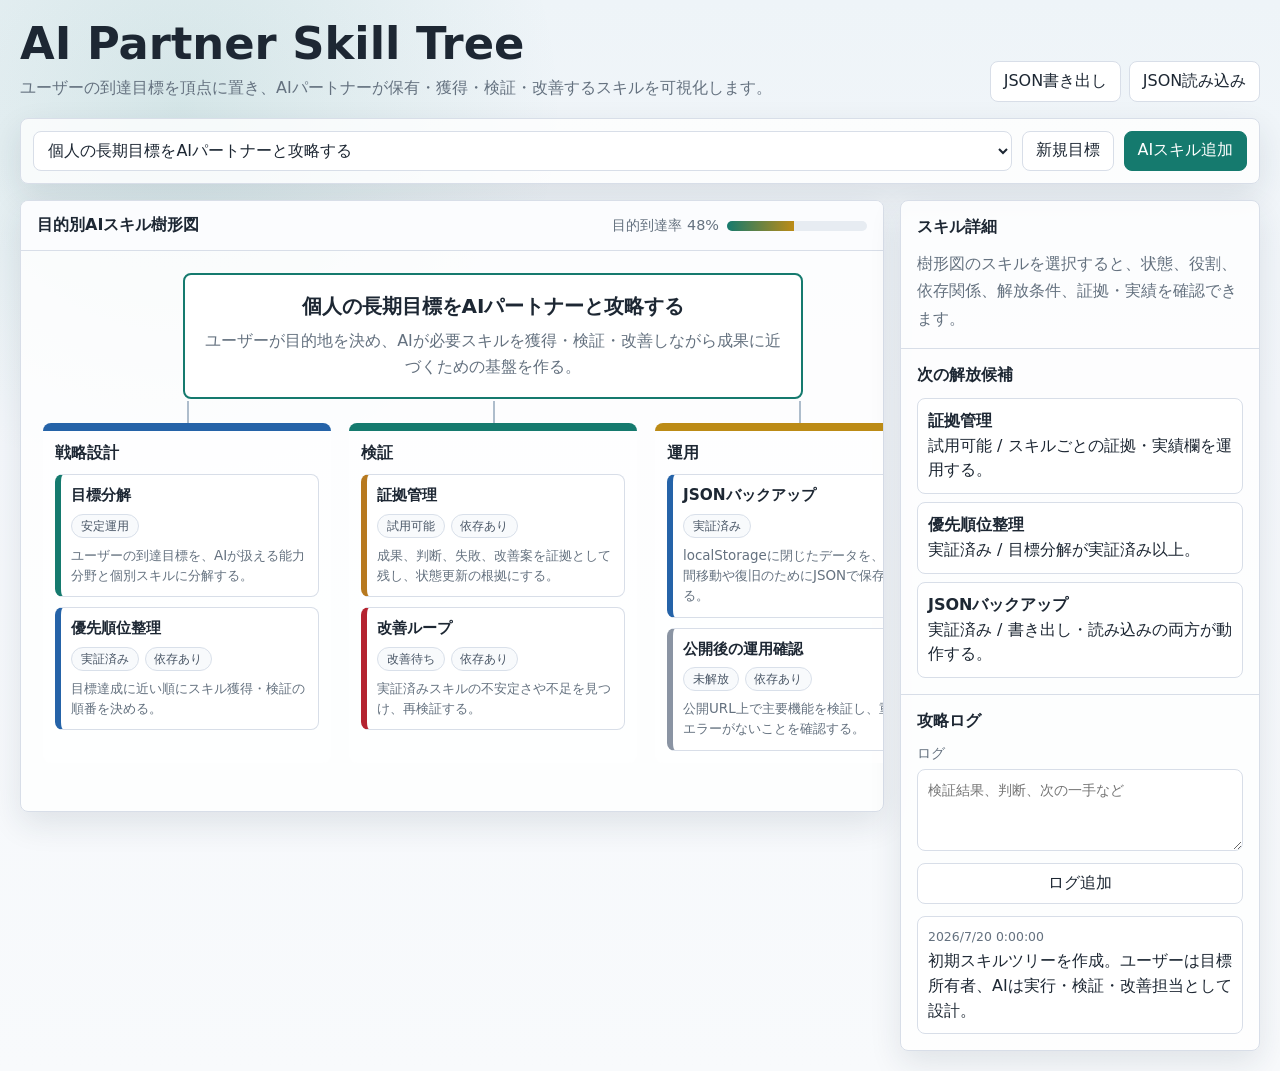
<file: index.html>
<!doctype html>
<html lang="ja">
<head>
  <meta charset="utf-8">
  <meta name="viewport" content="width=device-width, initial-scale=1">
  <title>AI Partner Skill Tree</title>
  <style>
    :root {
      color-scheme: light;
      --ink: #1d2733;
      --muted: #64717f;
      --line: #d8dee8;
      --panel: #ffffff;
      --bg: #f4f7fb;
      --accent: #157a6e;
      --accent-2: #c7552b;
      --gold: #bc8b16;
      --blue: #2563a8;
      --red: #b42330;
      --shadow: 0 12px 32px rgba(25, 42, 62, .11);
      font-family: "Yu Gothic", "Hiragino Kaku Gothic ProN", Meiryo, system-ui, sans-serif;
    }

    * { box-sizing: border-box; }

    html, body {
      overflow-x: hidden;
    }

    body {
      margin: 0;
      color: var(--ink);
      background:
        radial-gradient(circle at 14% 10%, rgba(21, 122, 110, .12), transparent 24rem),
        linear-gradient(180deg, #eef4f8 0%, var(--bg) 38%, #f8fafc 100%);
      min-height: 100vh;
    }

    button, input, select, textarea {
      font: inherit;
    }

    button {
      border: 1px solid var(--line);
      background: #fff;
      color: var(--ink);
      min-height: 38px;
      padding: .55rem .8rem;
      border-radius: 8px;
      cursor: pointer;
    }

    button:hover { border-color: #9eb2c8; }
    button.primary { background: var(--accent); color: #fff; border-color: var(--accent); }
    button.danger { color: var(--red); border-color: #e8b4bc; }
    button.ghost { background: transparent; }
    button.small { min-height: 32px; padding: .35rem .55rem; }

    .app-shell {
      width: min(1480px, 100%);
      margin: 0 auto;
      padding: 20px;
    }

    header {
      display: grid;
      grid-template-columns: 1fr auto;
      gap: 16px;
      align-items: end;
      margin-bottom: 16px;
    }

    .title h1 {
      margin: 0 0 6px;
      font-size: clamp(1.65rem, 3.5vw, 3rem);
      line-height: 1.08;
      letter-spacing: 0;
    }

    .title p {
      margin: 0;
      color: var(--muted);
      max-width: 780px;
      line-height: 1.7;
      overflow-wrap: anywhere;
      word-break: break-all;
    }

    .toolbar {
      display: flex;
      flex-wrap: wrap;
      gap: 8px;
      justify-content: flex-end;
    }

    .goal-bar {
      display: grid;
      grid-template-columns: minmax(220px, 1fr) auto auto;
      gap: 10px;
      align-items: center;
      background: rgba(255, 255, 255, .78);
      border: 1px solid var(--line);
      padding: 12px;
      border-radius: 8px;
      box-shadow: var(--shadow);
      margin-bottom: 16px;
    }

    select, input, textarea {
      width: 100%;
      border: 1px solid var(--line);
      border-radius: 8px;
      min-height: 40px;
      padding: .55rem .65rem;
      background: #fff;
      color: var(--ink);
    }

    textarea {
      min-height: 82px;
      resize: vertical;
      line-height: 1.55;
    }

    .workspace {
      display: grid;
      grid-template-columns: minmax(0, 1fr) 360px;
      gap: 16px;
      align-items: start;
    }

    .tree-section, .side-panel {
      background: rgba(255, 255, 255, .82);
      border: 1px solid var(--line);
      border-radius: 8px;
      box-shadow: var(--shadow);
      overflow: hidden;
    }

    .section-head {
      display: flex;
      justify-content: space-between;
      gap: 12px;
      align-items: center;
      padding: 14px 16px;
      border-bottom: 1px solid var(--line);
      background: #fbfcfe;
    }

    .section-head h2, .panel-block h2 {
      margin: 0;
      font-size: 1rem;
      letter-spacing: 0;
    }

    .progress-wrap {
      display: grid;
      grid-template-columns: auto 140px;
      gap: 8px;
      align-items: center;
      white-space: nowrap;
      color: var(--muted);
      font-size: .9rem;
    }

    .progress {
      height: 10px;
      background: #e7ecf2;
      border-radius: 999px;
      overflow: hidden;
    }

    .progress span {
      display: block;
      height: 100%;
      background: linear-gradient(90deg, var(--accent), var(--gold));
      width: 0%;
    }

    .tree-scroll {
      overflow: auto;
      padding: 22px;
      min-height: 560px;
      touch-action: pan-x pan-y;
    }

    .tree-canvas {
      min-width: 900px;
      display: grid;
      gap: 24px;
    }

    .goal-node {
      justify-self: center;
      width: min(620px, 76%);
      text-align: center;
      background: #fff;
      border: 2px solid var(--accent);
      border-radius: 8px;
      padding: 18px;
      position: relative;
    }

    .goal-node h3 {
      margin: 0 0 8px;
      font-size: 1.25rem;
      letter-spacing: 0;
    }

    .goal-node p { margin: 0; color: var(--muted); line-height: 1.6; }

    .branches {
      display: grid;
      grid-template-columns: repeat(3, minmax(250px, 1fr));
      gap: 18px;
      position: relative;
    }

    .branch {
      display: grid;
      gap: 10px;
      align-content: start;
      border-top: 8px solid var(--blue);
      background: rgba(255, 255, 255, .76);
      border-radius: 8px;
      padding: 12px;
      min-height: 260px;
      position: relative;
    }

    .branch:nth-child(2n) { border-color: var(--accent); }
    .branch:nth-child(3n) { border-color: var(--gold); }
    .branch h3 {
      margin: 0;
      font-size: .98rem;
      letter-spacing: 0;
    }

    .branch::before {
      content: "";
      position: absolute;
      left: 50%;
      top: -30px;
      width: 2px;
      height: 22px;
      background: #aebdcc;
    }

    .skill-card {
      display: grid;
      gap: 8px;
      text-align: left;
      border: 1px solid var(--line);
      border-left-width: 6px;
      background: #fff;
      border-radius: 8px;
      padding: 10px;
      min-height: 116px;
    }

    .skill-card button {
      text-align: left;
      min-height: auto;
      padding: 0;
      border: 0;
      border-radius: 0;
      background: transparent;
      color: inherit;
    }

    .skill-card h4 {
      margin: 0;
      font-size: .96rem;
      line-height: 1.35;
      letter-spacing: 0;
    }

    .skill-card p {
      margin: 0;
      color: var(--muted);
      font-size: .84rem;
      line-height: 1.5;
    }

    .badge-row {
      display: flex;
      flex-wrap: wrap;
      gap: 6px;
    }

    .badge {
      display: inline-flex;
      align-items: center;
      min-height: 24px;
      border: 1px solid #d9e0ea;
      border-radius: 999px;
      padding: 0 .55rem;
      font-size: .78rem;
      background: #f8fafc;
      color: #485565;
      white-space: nowrap;
    }

    .state-locked { border-left-color: #8a94a3; }
    .state-trial { border-left-color: #b7791f; }
    .state-proven { border-left-color: #2563a8; }
    .state-stable { border-left-color: #157a6e; }
    .state-improve { border-left-color: #b42330; }

    .side-panel {
      display: grid;
      gap: 0;
    }

    .panel-block {
      padding: 16px;
      border-bottom: 1px solid var(--line);
    }

    .panel-block:last-child { border-bottom: 0; }

    .detail-empty {
      color: var(--muted);
      line-height: 1.7;
      margin: 0;
      overflow-wrap: anywhere;
      word-break: break-all;
    }

    .kv {
      display: grid;
      grid-template-columns: 86px 1fr;
      gap: 8px;
      margin-top: 10px;
      font-size: .92rem;
      line-height: 1.55;
    }

    .kv dt {
      color: var(--muted);
      margin: 0;
    }

    .kv dd {
      margin: 0;
      overflow-wrap: anywhere;
    }

    .candidate-list, .log-list {
      list-style: none;
      display: grid;
      gap: 8px;
      padding: 0;
      margin: 12px 0 0;
    }

    .candidate-list li, .log-list li {
      border: 1px solid var(--line);
      background: #fff;
      border-radius: 8px;
      padding: 10px;
      line-height: 1.55;
    }

    .log-list time {
      display: block;
      color: var(--muted);
      font-size: .78rem;
      margin-bottom: 3px;
    }

    .form-grid {
      display: grid;
      gap: 12px;
    }

    .form-grid label {
      display: grid;
      gap: 6px;
      font-size: .9rem;
      color: var(--muted);
    }

    .modal-backdrop {
      position: fixed;
      inset: 0;
      display: none;
      align-items: center;
      justify-content: center;
      background: rgba(16, 26, 38, .45);
      padding: 18px;
      z-index: 20;
    }

    .modal-backdrop.open { display: flex; }

    .modal {
      width: min(680px, 100%);
      max-height: 92vh;
      overflow: auto;
      background: #fff;
      border-radius: 8px;
      box-shadow: 0 20px 50px rgba(10, 18, 28, .26);
    }

    .modal header {
      display: flex;
      justify-content: space-between;
      align-items: center;
      margin: 0;
      padding: 16px;
      border-bottom: 1px solid var(--line);
    }

    .modal h2 { margin: 0; font-size: 1.05rem; letter-spacing: 0; }
    .modal form { padding: 16px; }
    .modal-actions {
      display: flex;
      justify-content: flex-end;
      gap: 8px;
      margin-top: 16px;
    }

    .hidden { display: none !important; }

    @media (max-width: 1020px) {
      .workspace { grid-template-columns: 1fr; }
      .tree-scroll { min-height: 470px; }
    }

    @media (max-width: 700px) {
      .app-shell { padding: 12px; }
      header, .goal-bar { grid-template-columns: 1fr; }
      .toolbar { justify-content: stretch; }
      .toolbar button, .goal-bar button { width: 100%; }
      .progress-wrap { grid-template-columns: 1fr; white-space: normal; }
      .tree-canvas { min-width: 720px; }
      .branches { grid-template-columns: repeat(3, minmax(210px, 1fr)); }
      .goal-node { width: 86%; }
      .tree-scroll { padding: 14px; }
      .kv { grid-template-columns: 1fr; }
      .modal-actions { flex-direction: column-reverse; }
      .modal-actions button { width: 100%; }
    }
  </style>
</head>
<body>
  <div class="app-shell">
    <header>
      <div class="title">
        <h1>AI Partner Skill Tree</h1>
        <p>ユーザーの到達目標を頂点に置き、AIパートナーが保有・獲得・検証・改善するスキルを可視化します。</p>
      </div>
      <div class="toolbar">
        <button type="button" id="exportJson">JSON書き出し</button>
        <button type="button" id="importJson">JSON読み込み</button>
        <input class="hidden" id="importFile" type="file" accept="application/json,.json">
      </div>
    </header>

    <section class="goal-bar" aria-label="目標操作">
      <select id="goalSelect" aria-label="目標を選択"></select>
      <button type="button" id="addGoal">新規目標</button>
      <button type="button" id="addSkill" class="primary">AIスキル追加</button>
    </section>

    <main class="workspace">
      <section class="tree-section" aria-label="AIスキル樹形図">
        <div class="section-head">
          <h2>目的別AIスキル樹形図</h2>
          <div class="progress-wrap">
            <span id="progressText">目的到達率 0%</span>
            <div class="progress" aria-hidden="true"><span id="progressBar"></span></div>
          </div>
        </div>
        <div class="tree-scroll" id="treeScroll">
          <div class="tree-canvas" id="treeCanvas"></div>
        </div>
      </section>

      <aside class="side-panel" aria-label="詳細と攻略ログ">
        <section class="panel-block" id="skillDetail"></section>
        <section class="panel-block">
          <h2>次の解放候補</h2>
          <ul class="candidate-list" id="candidateList"></ul>
        </section>
        <section class="panel-block">
          <h2>攻略ログ</h2>
          <form id="logForm" class="form-grid" style="margin-top:12px">
            <label>ログ
              <textarea id="logText" placeholder="検証結果、判断、次の一手など"></textarea>
            </label>
            <button type="submit">ログ追加</button>
          </form>
          <ul class="log-list" id="logList"></ul>
        </section>
      </aside>
    </main>
  </div>

  <div class="modal-backdrop" id="goalModal" role="dialog" aria-modal="true" aria-labelledby="goalModalTitle">
    <div class="modal">
      <header>
        <h2 id="goalModalTitle">新規目標</h2>
        <button type="button" class="small ghost" data-close="goalModal">閉じる</button>
      </header>
      <form id="goalForm" class="form-grid">
        <label>目標名
          <input id="goalName" required maxlength="80">
        </label>
        <label>説明
          <textarea id="goalDescription" required maxlength="500"></textarea>
        </label>
        <div class="modal-actions">
          <button type="button" data-close="goalModal">キャンセル</button>
          <button type="submit" class="primary">追加</button>
        </div>
      </form>
    </div>
  </div>

  <div class="modal-backdrop" id="skillModal" role="dialog" aria-modal="true" aria-labelledby="skillModalTitle">
    <div class="modal">
      <header>
        <h2 id="skillModalTitle">AIスキル</h2>
        <button type="button" class="small ghost" data-close="skillModal">閉じる</button>
      </header>
      <form id="skillForm" class="form-grid">
        <input id="skillId" type="hidden">
        <label>スキル名
          <input id="skillName" required maxlength="80">
        </label>
        <label>能力分野
          <input id="skillCategory" required maxlength="60" list="categoryList">
          <datalist id="categoryList"></datalist>
        </label>
        <label>状態
          <select id="skillState" required></select>
        </label>
        <label>役割
          <textarea id="skillRole" required maxlength="700"></textarea>
        </label>
        <label>依存スキル
          <input id="skillDeps" maxlength="180" placeholder="例：目標分解、検証設計">
        </label>
        <label>解放条件
          <textarea id="skillUnlock" maxlength="700"></textarea>
        </label>
        <label>証拠・実績
          <textarea id="skillEvidence" maxlength="900"></textarea>
        </label>
        <div class="modal-actions">
          <button type="button" id="deleteSkill" class="danger">削除</button>
          <button type="button" data-close="skillModal">キャンセル</button>
          <button type="submit" class="primary">保存</button>
        </div>
      </form>
    </div>
  </div>

  <script>
    (() => {
      const STORAGE_KEY = "ai-partner-skill-tree:v1";
      const states = [
        { id: "locked", label: "未解放", score: 0 },
        { id: "trial", label: "試用可能", score: 25 },
        { id: "proven", label: "実証済み", score: 60 },
        { id: "stable", label: "安定運用", score: 100 },
        { id: "improve", label: "改善待ち", score: 45 }
      ];

      const sampleData = {
        activeGoalId: "goal-1",
        goals: [
          {
            id: "goal-1",
            name: "個人の長期目標をAIパートナーと攻略する",
            description: "ユーザーが目的地を決め、AIが必要スキルを獲得・検証・改善しながら成果に近づくための基盤を作る。",
            logs: [
              { id: "log-1", at: "2026-07-20T00:00:00.000Z", text: "初期スキルツリーを作成。ユーザーは目標所有者、AIは実行・検証・改善担当として設計。" }
            ],
            skills: [
              {
                id: "skill-1",
                name: "目標分解",
                category: "戦略設計",
                state: "stable",
                role: "ユーザーの到達目標を、AIが扱える能力分野と個別スキルに分解する。",
                deps: "",
                unlock: "目標と成功条件が文章で説明できる。",
                evidence: "頂点、太い枝、細い枝の構造を定義済み。"
              },
              {
                id: "skill-2",
                name: "優先順位整理",
                category: "戦略設計",
                state: "proven",
                role: "目標達成に近い順にスキル獲得・検証の順番を決める。",
                deps: "目標分解",
                unlock: "目標分解が実証済み以上。",
                evidence: "次の解放候補を自動表示する設計に反映。"
              },
              {
                id: "skill-3",
                name: "証拠管理",
                category: "検証",
                state: "trial",
                role: "成果、判断、失敗、改善案を証拠として残し、状態更新の根拠にする。",
                deps: "目標分解",
                unlock: "スキルごとの証拠・実績欄を運用する。",
                evidence: "スキル詳細と攻略ログに記録欄を実装。"
              },
              {
                id: "skill-4",
                name: "改善ループ",
                category: "検証",
                state: "improve",
                role: "実証済みスキルの不安定さや不足を見つけ、再検証する。",
                deps: "証拠管理",
                unlock: "改善待ちの理由と再検証ログがある。",
                evidence: "改善待ち状態を到達率計算に含める。"
              },
              {
                id: "skill-5",
                name: "JSONバックアップ",
                category: "運用",
                state: "proven",
                role: "localStorageに閉じたデータを、端末間移動や復旧のためにJSONで保存する。",
                deps: "",
                unlock: "書き出し・読み込みの両方が動作する。",
                evidence: "ブラウザ内保存とJSON入出力を実装。"
              },
              {
                id: "skill-6",
                name: "公開後の運用確認",
                category: "運用",
                state: "locked",
                role: "公開URL上で主要機能を検証し、重大なエラーがないことを確認する。",
                deps: "JSONバックアップ, 証拠管理",
                unlock: "GitHub Pages公開後に実URLで操作確認する。",
                evidence: ""
              }
            ]
          },
          {
            id: "goal-2",
            name: "学習計画をAIパートナーが継続改善する",
            description: "ユーザーの学習目的に合わせ、AIが教材選定、進捗検証、復習設計を担う。",
            logs: [],
            skills: [
              {
                id: "skill-7",
                name: "学習課題の棚卸し",
                category: "診断",
                state: "trial",
                role: "ユーザーの現状と目的の差分を整理する。",
                deps: "",
                unlock: "学びたい領域と期限がある。",
                evidence: "初期テンプレートとして登録。"
              }
            ]
          }
        ]
      };

      const els = {
        goalSelect: document.getElementById("goalSelect"),
        addGoal: document.getElementById("addGoal"),
        addSkill: document.getElementById("addSkill"),
        exportJson: document.getElementById("exportJson"),
        importJson: document.getElementById("importJson"),
        importFile: document.getElementById("importFile"),
        treeCanvas: document.getElementById("treeCanvas"),
        progressText: document.getElementById("progressText"),
        progressBar: document.getElementById("progressBar"),
        skillDetail: document.getElementById("skillDetail"),
        candidateList: document.getElementById("candidateList"),
        logForm: document.getElementById("logForm"),
        logText: document.getElementById("logText"),
        logList: document.getElementById("logList"),
        goalModal: document.getElementById("goalModal"),
        goalForm: document.getElementById("goalForm"),
        goalName: document.getElementById("goalName"),
        goalDescription: document.getElementById("goalDescription"),
        skillModal: document.getElementById("skillModal"),
        skillForm: document.getElementById("skillForm"),
        skillModalTitle: document.getElementById("skillModalTitle"),
        skillId: document.getElementById("skillId"),
        skillName: document.getElementById("skillName"),
        skillCategory: document.getElementById("skillCategory"),
        skillState: document.getElementById("skillState"),
        skillRole: document.getElementById("skillRole"),
        skillDeps: document.getElementById("skillDeps"),
        skillUnlock: document.getElementById("skillUnlock"),
        skillEvidence: document.getElementById("skillEvidence"),
        deleteSkill: document.getElementById("deleteSkill"),
        categoryList: document.getElementById("categoryList")
      };

      let data = loadData();
      let selectedSkillId = "";

      function uid(prefix) {
        return `${prefix}-${Date.now().toString(36)}-${Math.random().toString(36).slice(2, 7)}`;
      }

      function stateById(id) {
        return states.find((state) => state.id === id) || states[0];
      }

      function loadData() {
        try {
          const saved = localStorage.getItem(STORAGE_KEY);
          if (!saved) return structuredClone(sampleData);
          const parsed = JSON.parse(saved);
          validateData(parsed);
          return parsed;
        } catch (error) {
          console.warn("保存データを読み込めなかったため初期データを使用します。", error);
          return structuredClone(sampleData);
        }
      }

      function validateData(value) {
        if (!value || !Array.isArray(value.goals) || value.goals.length === 0) {
          throw new Error("goals array is required");
        }
        value.goals.forEach((goal) => {
          if (!goal.id || !goal.name || !Array.isArray(goal.skills)) {
            throw new Error("invalid goal");
          }
          if (!Array.isArray(goal.logs)) goal.logs = [];
          goal.skills.forEach((skill) => {
            if (!skill.id || !skill.name || !skill.category) throw new Error("invalid skill");
            if (!states.some((state) => state.id === skill.state)) skill.state = "locked";
          });
        });
        if (!value.activeGoalId || !value.goals.some((goal) => goal.id === value.activeGoalId)) {
          value.activeGoalId = value.goals[0].id;
        }
      }

      function saveData() {
        localStorage.setItem(STORAGE_KEY, JSON.stringify(data));
      }

      function activeGoal() {
        return data.goals.find((goal) => goal.id === data.activeGoalId) || data.goals[0];
      }

      function selectedSkill() {
        const goal = activeGoal();
        return goal.skills.find((skill) => skill.id === selectedSkillId) || null;
      }

      function escapeHtml(value) {
        return String(value || "").replace(/[&<>"']/g, (char) => ({
          "&": "&amp;",
          "<": "&lt;",
          ">": "&gt;",
          '"': "&quot;",
          "'": "&#39;"
        })[char]);
      }

      function render() {
        renderGoalSelect();
        renderTree();
        renderDetail();
        renderCandidates();
        renderLogs();
        renderCategories();
        saveData();
      }

      function renderGoalSelect() {
        els.goalSelect.innerHTML = data.goals.map((goal) =>
          `<option value="${escapeHtml(goal.id)}">${escapeHtml(goal.name)}</option>`
        ).join("");
        els.goalSelect.value = data.activeGoalId;
      }

      function renderTree() {
        const goal = activeGoal();
        const total = goal.skills.length || 1;
        const progress = Math.round(goal.skills.reduce((sum, skill) => sum + stateById(skill.state).score, 0) / total);
        els.progressText.textContent = `目的到達率 ${progress}%`;
        els.progressBar.style.width = `${progress}%`;

        const categories = [...new Set(goal.skills.map((skill) => skill.category || "未分類"))];
        const branches = categories.map((category) => {
          const cards = goal.skills.filter((skill) => skill.category === category).map((skill) => {
            const state = stateById(skill.state);
            const selected = skill.id === selectedSkillId ? " aria-current=\"true\"" : "";
            return `
              <article class="skill-card state-${state.id}">
                <button type="button" data-select-skill="${escapeHtml(skill.id)}"${selected}>
                  <h4>${escapeHtml(skill.name)}</h4>
                </button>
                <div class="badge-row">
                  <span class="badge">${escapeHtml(state.label)}</span>
                  ${skill.deps ? `<span class="badge">依存あり</span>` : ""}
                </div>
                <p>${escapeHtml(skill.role).slice(0, 86)}${skill.role.length > 86 ? "..." : ""}</p>
              </article>`;
          }).join("");

          return `
            <section class="branch">
              <h3>${escapeHtml(category)}</h3>
              ${cards || "<p class=\"detail-empty\">スキルがありません。</p>"}
            </section>`;
        }).join("");

        els.treeCanvas.innerHTML = `
          <section class="goal-node">
            <h3>${escapeHtml(goal.name)}</h3>
            <p>${escapeHtml(goal.description)}</p>
          </section>
          <div class="branches">${branches}</div>`;
      }

      function renderDetail() {
        const skill = selectedSkill();
        if (!skill) {
          els.skillDetail.innerHTML = `
            <h2>スキル詳細</h2>
            <p class="detail-empty" style="margin-top:12px">樹形図のスキルを選択すると、状態、役割、依存関係、解放条件、証拠・実績を確認できます。</p>`;
          return;
        }

        els.skillDetail.innerHTML = `
          <div style="display:flex;justify-content:space-between;gap:8px;align-items:center">
            <h2>${escapeHtml(skill.name)}</h2>
            <button type="button" class="small" data-edit-skill="${escapeHtml(skill.id)}">編集</button>
          </div>
          <dl class="kv">
            <dt>状態</dt><dd>${escapeHtml(stateById(skill.state).label)}</dd>
            <dt>能力分野</dt><dd>${escapeHtml(skill.category)}</dd>
            <dt>役割</dt><dd>${escapeHtml(skill.role)}</dd>
            <dt>依存関係</dt><dd>${escapeHtml(skill.deps || "なし")}</dd>
            <dt>解放条件</dt><dd>${escapeHtml(skill.unlock || "未設定")}</dd>
            <dt>証拠・実績</dt><dd>${escapeHtml(skill.evidence || "未記録")}</dd>
          </dl>`;
      }

      function depsSatisfied(skill, goal) {
        if (!skill.deps) return true;
        const deps = skill.deps.split(",").map((dep) => dep.trim()).filter(Boolean);
        return deps.every((dep) => {
          const match = goal.skills.find((candidate) => candidate.name === dep);
          return match && ["proven", "stable"].includes(match.state);
        });
      }

      function renderCandidates() {
        const goal = activeGoal();
        const candidates = goal.skills
          .filter((skill) => skill.state !== "stable" && depsSatisfied(skill, goal))
          .sort((a, b) => stateById(a.state).score - stateById(b.state).score)
          .slice(0, 5);

        els.candidateList.innerHTML = candidates.length
          ? candidates.map((skill) => `<li><strong>${escapeHtml(skill.name)}</strong><br><span>${escapeHtml(stateById(skill.state).label)} / ${escapeHtml(skill.unlock || "解放条件未設定")}</span></li>`).join("")
          : "<li>現時点で新しい解放候補はありません。</li>";
      }

      function renderLogs() {
        const logs = [...activeGoal().logs].sort((a, b) => new Date(b.at) - new Date(a.at));
        els.logList.innerHTML = logs.length
          ? logs.map((log) => `<li><time datetime="${escapeHtml(log.at)}">${new Date(log.at).toLocaleString("ja-JP")}</time>${escapeHtml(log.text)}</li>`).join("")
          : "<li>まだ攻略ログはありません。</li>";
      }

      function renderCategories() {
        const categories = [...new Set(activeGoal().skills.map((skill) => skill.category).filter(Boolean))];
        els.categoryList.innerHTML = categories.map((category) => `<option value="${escapeHtml(category)}"></option>`).join("");
      }

      function openModal(id) {
        document.getElementById(id).classList.add("open");
      }

      function closeModal(id) {
        document.getElementById(id).classList.remove("open");
      }

      function openSkillForm(skill = null) {
        els.skillModalTitle.textContent = skill ? "AIスキル編集" : "AIスキル追加";
        els.skillId.value = skill ? skill.id : "";
        els.skillName.value = skill ? skill.name : "";
        els.skillCategory.value = skill ? skill.category : "";
        els.skillState.value = skill ? skill.state : "locked";
        els.skillRole.value = skill ? skill.role : "";
        els.skillDeps.value = skill ? skill.deps : "";
        els.skillUnlock.value = skill ? skill.unlock : "";
        els.skillEvidence.value = skill ? skill.evidence : "";
        els.deleteSkill.classList.toggle("hidden", !skill);
        openModal("skillModal");
        els.skillName.focus();
      }

      function exportData() {
        const blob = new Blob([JSON.stringify(data, null, 2)], { type: "application/json" });
        const url = URL.createObjectURL(blob);
        const link = document.createElement("a");
        link.href = url;
        link.download = "ai-partner-skill-tree.json";
        document.body.appendChild(link);
        link.click();
        link.remove();
        URL.revokeObjectURL(url);
      }

      function importData(file) {
        const reader = new FileReader();
        reader.onload = () => {
          try {
            const parsed = JSON.parse(String(reader.result));
            validateData(parsed);
            data = parsed;
            selectedSkillId = "";
            render();
            alert("JSONを読み込みました。");
          } catch (error) {
            alert("JSONを読み込めませんでした。形式を確認してください。");
            console.error(error);
          }
        };
        reader.readAsText(file);
      }

      states.forEach((state) => {
        const option = document.createElement("option");
        option.value = state.id;
        option.textContent = state.label;
        els.skillState.appendChild(option);
      });

      els.goalSelect.addEventListener("change", () => {
        data.activeGoalId = els.goalSelect.value;
        selectedSkillId = "";
        render();
      });

      els.addGoal.addEventListener("click", () => {
        els.goalForm.reset();
        openModal("goalModal");
        els.goalName.focus();
      });

      els.addSkill.addEventListener("click", () => openSkillForm());
      els.exportJson.addEventListener("click", exportData);
      els.importJson.addEventListener("click", () => els.importFile.click());
      els.importFile.addEventListener("change", () => {
        const file = els.importFile.files[0];
        if (file) importData(file);
        els.importFile.value = "";
      });

      els.goalForm.addEventListener("submit", (event) => {
        event.preventDefault();
        const goal = {
          id: uid("goal"),
          name: els.goalName.value.trim(),
          description: els.goalDescription.value.trim(),
          logs: [],
          skills: []
        };
        data.goals.push(goal);
        data.activeGoalId = goal.id;
        selectedSkillId = "";
        closeModal("goalModal");
        render();
      });

      els.skillForm.addEventListener("submit", (event) => {
        event.preventDefault();
        const goal = activeGoal();
        const payload = {
          id: els.skillId.value || uid("skill"),
          name: els.skillName.value.trim(),
          category: els.skillCategory.value.trim(),
          state: els.skillState.value,
          role: els.skillRole.value.trim(),
          deps: els.skillDeps.value.trim(),
          unlock: els.skillUnlock.value.trim(),
          evidence: els.skillEvidence.value.trim()
        };
        const index = goal.skills.findIndex((skill) => skill.id === payload.id);
        if (index >= 0) goal.skills[index] = payload;
        else goal.skills.push(payload);
        selectedSkillId = payload.id;
        closeModal("skillModal");
        render();
      });

      els.deleteSkill.addEventListener("click", () => {
        const goal = activeGoal();
        const skill = selectedSkill();
        if (!skill) return;
        if (!confirm(`「${skill.name}」を削除しますか？`)) return;
        goal.skills = goal.skills.filter((item) => item.id !== skill.id);
        selectedSkillId = "";
        closeModal("skillModal");
        render();
      });

      els.logForm.addEventListener("submit", (event) => {
        event.preventDefault();
        const text = els.logText.value.trim();
        if (!text) return;
        activeGoal().logs.push({ id: uid("log"), at: new Date().toISOString(), text });
        els.logText.value = "";
        render();
      });

      document.addEventListener("click", (event) => {
        const skillButton = event.target.closest("[data-select-skill]");
        if (skillButton) {
          selectedSkillId = skillButton.getAttribute("data-select-skill");
          render();
          return;
        }
        const editButton = event.target.closest("[data-edit-skill]");
        if (editButton) {
          const skill = activeGoal().skills.find((item) => item.id === editButton.getAttribute("data-edit-skill"));
          if (skill) openSkillForm(skill);
          return;
        }
        const closeButton = event.target.closest("[data-close]");
        if (closeButton) closeModal(closeButton.getAttribute("data-close"));
      });

      document.addEventListener("keydown", (event) => {
        if (event.key === "Escape") {
          closeModal("goalModal");
          closeModal("skillModal");
        }
      });

      render();
    })();
  </script>
</body>
</html>
</file>
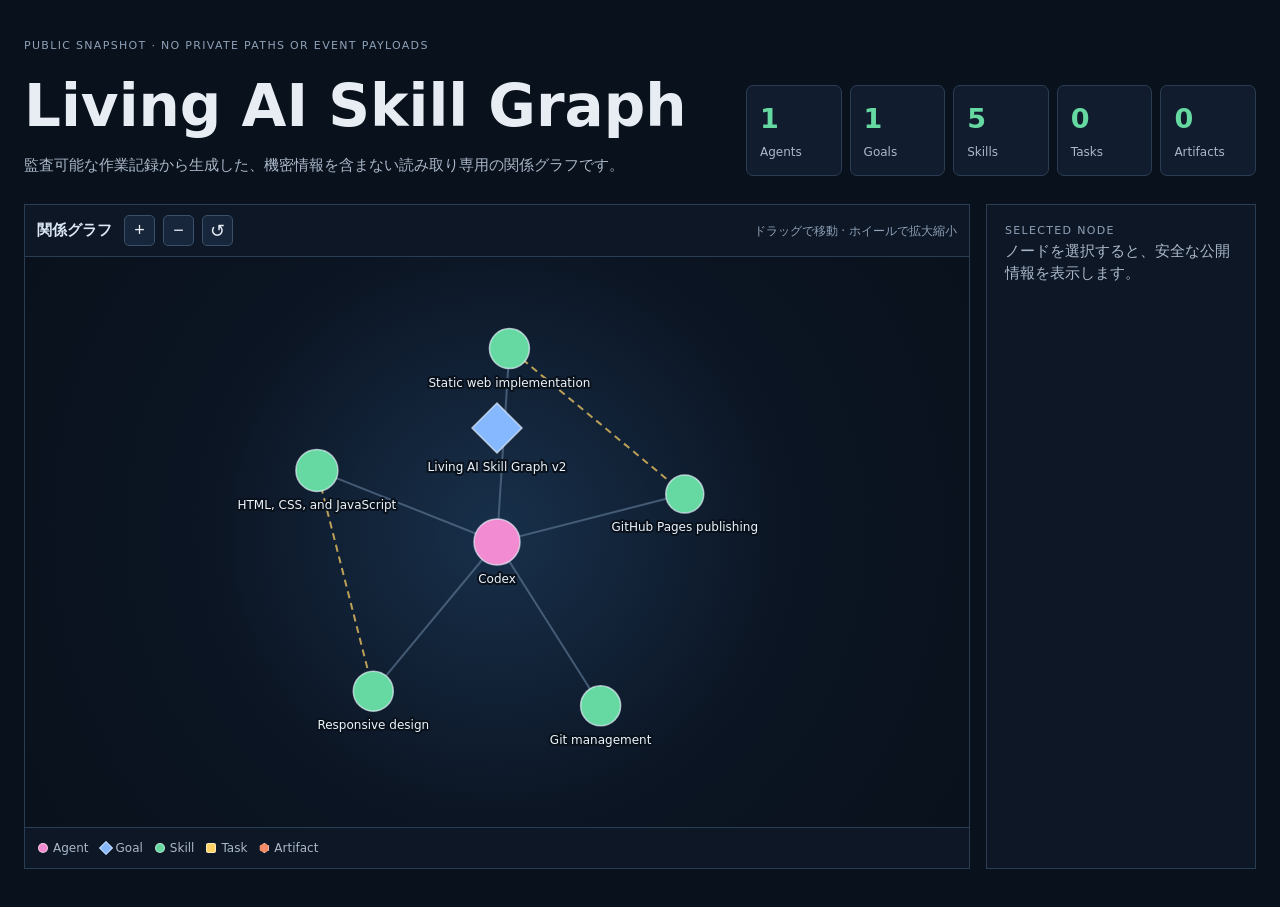
<file: public/index.html>
<!doctype html>
<html lang="ja">
<head>
  <meta charset="utf-8">
  <meta name="viewport" content="width=device-width, initial-scale=1">
  <title>Living AI Skill Graph</title>
  <link rel="stylesheet" href="styles.css">
</head>
<body>
  <main>
    <header class="page-header">
      <div>
        <p class="eyebrow">PUBLIC SNAPSHOT · NO PRIVATE PATHS OR EVENT PAYLOADS</p>
        <h1>Living AI Skill Graph</h1>
        <p id="summary">公開スナップショットを読み込み中...</p>
      </div>
      <section id="cards" aria-label="公開スナップショット集計"></section>
    </header>

    <section class="graph-layout" aria-label="公開スキルグラフ">
      <div class="graph-panel">
        <div class="graph-toolbar" aria-label="グラフ操作">
          <span class="toolbar-label">関係グラフ</span>
          <button type="button" data-action="zoom-in" aria-label="拡大">+</button>
          <button type="button" data-action="zoom-out" aria-label="縮小">−</button>
          <button type="button" data-action="reset-view" aria-label="表示をリセット">↺</button>
          <span class="toolbar-hint">ドラッグで移動 · ホイールで拡大縮小</span>
        </div>
        <div class="graph-viewport" id="graphViewport">
          <svg id="graph" role="img" aria-label="AI Partner Skill Graph"></svg>
          <p id="graphEmpty" class="graph-empty" hidden>表示できるノードがありません。</p>
        </div>
        <ul class="legend" aria-label="ノード凡例">
          <li><i class="legend-agent"></i>Agent</li>
          <li><i class="legend-goal"></i>Goal</li>
          <li><i class="legend-skill"></i>Skill</li>
          <li><i class="legend-task"></i>Task</li>
          <li><i class="legend-artifact"></i>Artifact</li>
        </ul>
      </div>

      <aside class="details-panel" aria-live="polite">
        <p class="eyebrow">SELECTED NODE</p>
        <div id="details"><p class="muted">ノードを選択すると、安全な公開情報を表示します。</p></div>
      </aside>
    </section>
  </main>
  <script src="app.js"></script>
</body>
</html>
</file>
<file: public/styles.css>
:root { color-scheme: dark; }
* { box-sizing: border-box; }
body { margin: 0; background: #09111c; color: #e8edf4; font: 15px/1.5 system-ui, sans-serif; }
main { max-width: 1280px; margin: auto; padding: 38px 24px; }
.page-header { display: grid; grid-template-columns: minmax(0, 1fr) minmax(280px, 510px); gap: 24px; align-items: end; }
.eyebrow { color: #8fa1b7; font-size: 11px; letter-spacing: .12em; margin: 0; }
h1 { font-size: clamp(32px, 6vw, 58px); margin: 8px 0 4px; }
h2 { font-size: 20px; margin: 12px 0 6px; }
#summary, .muted { color: #aab8c9; margin: 0; }
#cards { display: grid; grid-template-columns: repeat(5, minmax(82px, 1fr)); gap: 8px; }
.card { min-height: 86px; padding: 13px; border: 1px solid #2b3d52; border-radius: 7px; background: #111d2e; }
.card b { display: block; color: #66d9a3; font-size: 27px; }
.card span { color: #aab8c9; font-size: 12px; }
.graph-layout { display: grid; grid-template-columns: minmax(0, 1fr) 270px; gap: 16px; margin-top: 28px; }
.graph-panel, .details-panel { border: 1px solid #2b3d52; background: #0d1726; }
.graph-toolbar { display: flex; align-items: center; gap: 8px; min-height: 52px; padding: 9px 12px; border-bottom: 1px solid #2b3d52; }
.toolbar-label { color: #dce7f5; font-weight: 700; margin-right: 4px; }
.graph-toolbar button { width: 31px; height: 31px; padding: 0; border: 1px solid #3a506a; border-radius: 5px; background: #17263a; color: #e8edf4; cursor: pointer; font-size: 18px; }
.graph-toolbar button:hover { border-color: #66d9a3; color: #66d9a3; }
.toolbar-hint { margin-left: auto; color: #8fa1b7; font-size: 12px; }
.graph-viewport { position: relative; min-height: 570px; overflow: hidden; background: radial-gradient(circle at 50% 48%, #18304b 0, #0b1422 54%, #09111c 100%); }
#graph { display: block; width: 100%; height: 570px; touch-action: none; cursor: grab; }
#graph:active { cursor: grabbing; }
.graph-empty { position: absolute; inset: 50% auto auto 50%; transform: translate(-50%, -50%); color: #aab8c9; }
.edge { stroke: #58718d; stroke-width: 2; opacity: .72; }
.edge-dependency { stroke: #ffd166; stroke-dasharray: 7 5; }
.edge-artifact { stroke: #f58c68; }
.edge-uses { stroke: #ffd166; stroke-dasharray: 3 3; }
.edge-goal { stroke: #85b8ff; stroke-width: 2.5; }
.node { cursor: pointer; outline: none; }
.node > :first-child { stroke: rgba(237, 245, 255, .66); stroke-width: 1.5; transition: filter .15s ease, stroke-width .15s ease; }
.node:hover > :first-child, .node:focus > :first-child, .node.selected > :first-child { stroke: #fff; stroke-width: 3; filter: drop-shadow(0 0 8px currentColor); }
.node text { fill: #edf4fb; font-size: 12px; pointer-events: none; paint-order: stroke; stroke: #09111c; stroke-width: 4px; stroke-linejoin: round; }
.legend { display: flex; flex-wrap: wrap; gap: 12px; list-style: none; margin: 0; padding: 11px 13px; border-top: 1px solid #2b3d52; color: #aab8c9; font-size: 12px; }
.legend li { display: flex; align-items: center; gap: 5px; }
.legend i { display: inline-block; width: 10px; height: 10px; border: 1px solid rgba(255,255,255,.55); }
.legend-agent, .agent { background: #f28bd1; border-radius: 50%; }
.legend-goal, .goal { background: #85b8ff; transform: rotate(45deg); }
.legend-skill, .skill { background: #66d9a3; border-radius: 50%; }
.legend-task, .task { background: #ffd166; border-radius: 2px; }
.legend-artifact, .artifact { background: #f58c68; clip-path: polygon(50% 0, 95% 25%, 95% 75%, 50% 100%, 5% 75%, 5% 25%); }
.details-panel { padding: 18px; min-height: 250px; }
.kind-badge { display: inline-block; padding: 3px 8px; border-radius: 999px; color: #09111c; font-size: 11px; font-weight: 700; }
.kind-badge.agent { background: #f28bd1; }.kind-badge.goal { background: #85b8ff; }.kind-badge.skill { background: #66d9a3; }.kind-badge.task { background: #ffd166; }.kind-badge.artifact { background: #f58c68; }
.detail-list { display: grid; grid-template-columns: 72px minmax(0, 1fr); gap: 7px 10px; margin: 18px 0 0; font-size: 13px; }
.detail-list dt { color: #8fa1b7; }.detail-list dd { margin: 0; overflow-wrap: anywhere; }
@media (max-width: 960px) { .page-header, .graph-layout { grid-template-columns: 1fr; } .details-panel { min-height: auto; } }
@media (max-width: 640px) { main { padding: 22px 14px; } #cards { grid-template-columns: repeat(3, minmax(82px, 1fr)); } .graph-viewport, #graph { min-height: 440px; height: 440px; } .toolbar-hint { display: none; } }
</file>
